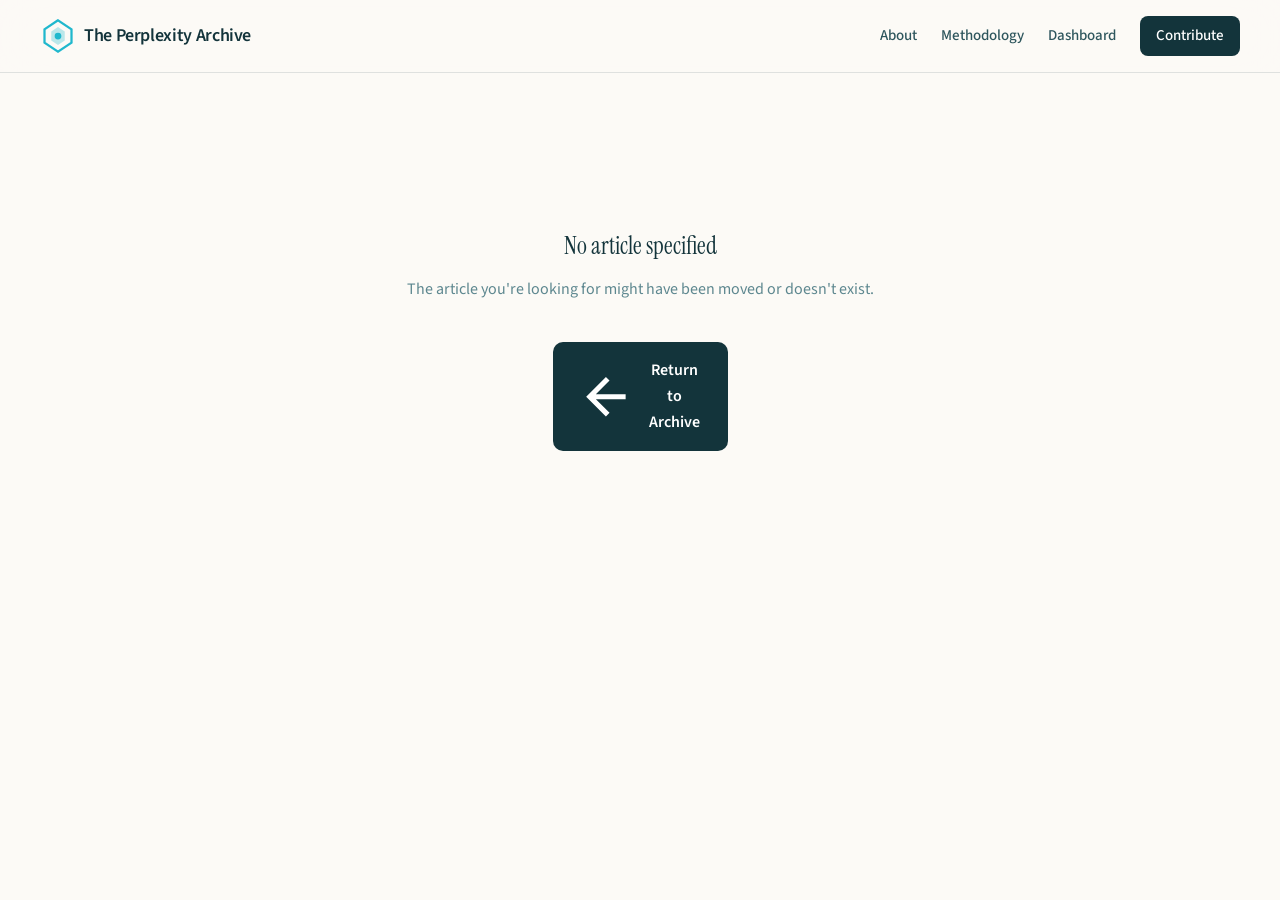
<file: article.html>
<!DOCTYPE html>
<html lang="en">
<head>
    <meta charset="UTF-8">
    <meta name="viewport" content="width=device-width, initial-scale=1.0">
    <title>Article — The Perplexity Archive</title>
    <link rel="preconnect" href="https://fonts.googleapis.com">
    <link rel="preconnect" href="https://fonts.gstatic.com" crossorigin>
    <link href="https://fonts.googleapis.com/css2?family=Instrument+Serif:ital@0;1&family=Source+Sans+3:wght@300;400;500;600;700&family=JetBrains+Mono:wght@400;500&display=swap" rel="stylesheet">
    <link rel="stylesheet" href="style.css">
    <style>
        /* Article Page Specific Styles */
        .article-page {
            min-height: 100vh;
            padding-top: 72px;
        }
        
        .article-container {
            max-width: 900px;
            margin: 0 auto;
            padding: var(--space-2xl) var(--space-xl);
        }
        
        .back-link {
            display: inline-flex;
            align-items: center;
            gap: var(--space-sm);
            color: var(--text-secondary);
            font-weight: 500;
            margin-bottom: var(--space-xl);
            transition: color var(--transition-fast);
        }
        
        .back-link:hover {
            color: var(--cyan);
        }
        
        .back-link svg {
            width: 20px;
            height: 20px;
        }
        
        .article-page-header {
            margin-bottom: var(--space-xl);
            padding-bottom: var(--space-xl);
            border-bottom: 1px solid var(--border);
        }
        
        .article-page-meta {
            display: flex;
            align-items: center;
            gap: var(--space-md);
            margin-bottom: var(--space-md);
            flex-wrap: wrap;
        }
        
        .article-page-category {
            background: var(--light-teal);
            color: var(--teal);
            padding: var(--space-xs) var(--space-md);
            border-radius: 100px;
            font-size: 0.875rem;
            font-weight: 600;
        }
        
        .article-page-confidence {
            display: flex;
            align-items: center;
            gap: var(--space-xs);
            font-size: 0.875rem;
            font-weight: 500;
        }
        
        .article-page-confidence.high { color: #059669; }
        .article-page-confidence.medium { color: #d97706; }
        .article-page-confidence.low { color: #dc2626; }
        
        .article-page-confidence svg {
            width: 16px;
            height: 16px;
        }
        
        .article-page-title {
            font-size: clamp(2rem, 5vw, 3.5rem);
            line-height: 1.1;
            margin-bottom: var(--space-md);
            letter-spacing: -0.02em;
        }
        
        .article-page-excerpt {
            font-size: 1.25rem;
            color: var(--text-secondary);
            line-height: 1.6;
        }
        
        .article-page-stats {
            display: flex;
            gap: var(--space-lg);
            margin-top: var(--space-lg);
            padding-top: var(--space-md);
            border-top: 1px solid var(--border);
            font-size: 0.875rem;
            color: var(--text-muted);
        }
        
        .article-page-stats span {
            display: flex;
            align-items: center;
            gap: var(--space-xs);
        }
        
        .article-page-stats svg {
            width: 16px;
            height: 16px;
        }
        
        /* Stub Warning Banner */
        .stub-warning {
            background: linear-gradient(135deg, #fef3c7, #fde68a);
            border: 1px solid #f59e0b;
            border-radius: 8px;
            padding: var(--space-md) var(--space-lg);
            margin-bottom: var(--space-xl);
            display: flex;
            align-items: center;
            gap: var(--space-md);
        }
        
        .stub-warning svg {
            width: 24px;
            height: 24px;
            color: #d97706;
            flex-shrink: 0;
        }
        
        .stub-warning-text {
            color: #92400e;
            font-size: 0.9rem;
        }
        
        .stub-warning-text strong {
            color: #78350f;
        }
        
        /* Table of Contents */
        .article-toc {
            background: var(--paper);
            border-radius: 12px;
            padding: var(--space-lg);
            margin-bottom: var(--space-xl);
            border-left: 4px solid var(--cyan);
        }
        
        .toc-title {
            font-size: 1rem;
            font-weight: 600;
            color: var(--text-primary);
            margin-bottom: var(--space-md);
            display: flex;
            align-items: center;
            gap: var(--space-sm);
        }
        
        .toc-title svg {
            width: 18px;
            height: 18px;
            color: var(--teal);
        }
        
        .toc-list {
            list-style: none;
            padding: 0;
            margin: 0;
        }
        
        .toc-list li {
            margin-bottom: var(--space-xs);
        }
        
        .toc-list a {
            color: var(--text-secondary);
            font-size: 0.9rem;
            display: flex;
            align-items: center;
            gap: var(--space-sm);
            padding: var(--space-xs) 0;
            transition: color var(--transition-fast);
        }
        
        .toc-list a:hover {
            color: var(--cyan);
        }
        
        .toc-list .toc-number {
            color: var(--text-muted);
            font-size: 0.8rem;
            min-width: 20px;
        }
        
        /* Random Article Button */
        .random-article-btn {
            display: inline-flex;
            align-items: center;
            gap: var(--space-sm);
            background: var(--paper);
            border: 1px solid var(--border);
            padding: var(--space-sm) var(--space-md);
            border-radius: 8px;
            color: var(--text-secondary);
            font-size: 0.875rem;
            cursor: pointer;
            transition: all var(--transition-fast);
            margin-left: var(--space-md);
        }
        
        .random-article-btn:hover {
            background: var(--cyan);
            color: white;
            border-color: var(--cyan);
        }
        
        .random-article-btn svg {
            width: 16px;
            height: 16px;
        }
        
        /* Section anchors */
        .article-full-content h2 {
            scroll-margin-top: 100px;
        }
        
        /* Stub Warning Banner */
        .stub-warning {
            background: linear-gradient(135deg, #fef3c7, #fde68a);
            border: 1px solid #f59e0b;
            border-radius: 8px;
            padding: var(--space-md) var(--space-lg);
            margin-bottom: var(--space-xl);
            display: flex;
            align-items: center;
            gap: var(--space-md);
        }
        
        .stub-warning svg {
            width: 24px;
            height: 24px;
            color: #d97706;
            flex-shrink: 0;
        }
        
        .stub-warning-text {
            color: #92400e;
            font-size: 0.9rem;
        }
        
        .stub-warning-text strong {
            color: #78350f;
        }
        
        /* Table of Contents */
        .table-of-contents {
            background: var(--paper);
            border-radius: 12px;
            padding: var(--space-lg);
            margin-bottom: var(--space-xl);
            border-left: 4px solid var(--cyan);
        }
        
        .toc-header {
            display: flex;
            align-items: center;
            justify-content: space-between;
            margin-bottom: var(--space-md);
        }
        
        .toc-title {
            font-size: 1rem;
            font-weight: 600;
            color: var(--text-primary);
            display: flex;
            align-items: center;
            gap: var(--space-sm);
        }
        
        .toc-title svg {
            width: 18px;
            height: 18px;
            color: var(--cyan);
        }
        
        .toc-list {
            list-style: none;
            padding: 0;
            margin: 0;
        }
        
        .toc-list li {
            margin-bottom: var(--space-xs);
        }
        
        .toc-list a {
            color: var(--text-secondary);
            font-size: 0.9rem;
            display: flex;
            align-items: center;
            gap: var(--space-sm);
            padding: var(--space-xs) 0;
            transition: color var(--transition-fast);
        }
        
        .toc-list a:hover {
            color: var(--cyan);
        }
        
        .toc-number {
            color: var(--text-muted);
            font-size: 0.8rem;
            min-width: 20px;
        }
        
        /* Quality Badge */
        .quality-badge {
            display: inline-flex;
            align-items: center;
            gap: var(--space-xs);
            padding: var(--space-xs) var(--space-sm);
            border-radius: 4px;
            font-size: 0.75rem;
            font-weight: 600;
            text-transform: uppercase;
        }
        
        .quality-badge.featured { background: #fef3c7; color: #92400e; }
        .quality-badge.good { background: #d1fae5; color: #065f46; }
        .quality-badge.start { background: #dbeafe; color: #1e40af; }
        .quality-badge.stub { background: #fee2e2; color: #991b1b; }
        
        /* Random Article Button */
        .random-article-btn {
            display: inline-flex;
            align-items: center;
            gap: var(--space-sm);
            padding: var(--space-sm) var(--space-md);
            background: var(--paper);
            border: 1px solid var(--border);
            border-radius: 8px;
            color: var(--text-secondary);
            font-size: 0.875rem;
            cursor: pointer;
            transition: all var(--transition-fast);
        }
        
        .random-article-btn:hover {
            background: var(--cyan);
            color: white;
            border-color: var(--cyan);
        }
        
        .random-article-btn svg {
            width: 16px;
            height: 16px;
        }
        
        /* Full Content */
        .article-full-content {
            font-size: 1.125rem;
            line-height: 1.8;
            color: var(--text-primary);
        }
        
        .article-full-content h2 {
            scroll-margin-top: 100px;
        }
        
        .article-full-content h2 {
            font-size: 1.75rem;
            margin: var(--space-xl) 0 var(--space-md);
            padding-top: var(--space-lg);
            border-top: 1px solid var(--border);
        }
        
        .article-full-content h2:first-child {
            border-top: none;
            padding-top: 0;
            margin-top: 0;
        }
        
        .article-full-content p {
            margin-bottom: var(--space-md);
        }
        
        .article-full-content .source-ref {
            display: inline-flex;
            align-items: center;
            justify-content: center;
            width: 20px;
            height: 20px;
            background: var(--light-teal);
            color: var(--teal);
            border-radius: 4px;
            font-size: 0.75rem;
            font-weight: 600;
            margin-left: 2px;
            vertical-align: super;
            cursor: pointer;
            transition: all var(--transition-fast);
        }
        
        .article-full-content .source-ref:hover {
            background: var(--cyan);
            color: white;
        }
        
        /* Perspectives Section */
        .article-perspectives {
            background: var(--paper);
            border-radius: 16px;
            padding: var(--space-xl);
            margin: var(--space-xl) 0;
        }
        
        .perspectives-title {
            display: flex;
            align-items: center;
            gap: var(--space-sm);
            font-size: 1.25rem;
            margin-bottom: var(--space-lg);
            color: var(--text-primary);
        }
        
        .perspectives-title svg {
            width: 24px;
            height: 24px;
            color: var(--teal);
        }
        
        .perspective-item {
            background: white;
            border-radius: 12px;
            padding: var(--space-lg);
            margin-bottom: var(--space-md);
            border-left: 4px solid var(--cyan);
        }
        
        .perspective-item:last-child {
            margin-bottom: 0;
        }
        
        .perspective-label {
            font-weight: 600;
            color: var(--teal);
            font-size: 0.875rem;
            text-transform: uppercase;
            letter-spacing: 0.05em;
            margin-bottom: var(--space-sm);
            display: block;
        }
        
        .perspective-text {
            color: var(--text-secondary);
            line-height: 1.6;
        }
        
        /* Table of Contents - Wikipedia Parity */
        .article-toc {
            background: var(--paper);
            border: 1px solid var(--border);
            border-radius: 12px;
            padding: var(--space-lg);
            margin-bottom: var(--space-xl);
            max-width: 400px;
        }
        
        .article-toc-title {
            font-weight: 600;
            font-size: 0.9rem;
            color: var(--text-primary);
            margin-bottom: var(--space-md);
            display: flex;
            align-items: center;
            gap: var(--space-sm);
        }
        
        .article-toc-title svg {
            width: 18px;
            height: 18px;
            color: var(--teal);
        }
        
        .article-toc ol {
            margin: 0;
            padding-left: var(--space-lg);
            font-size: 0.9rem;
        }
        
        .article-toc li {
            margin-bottom: var(--space-xs);
        }
        
        .article-toc a {
            color: var(--teal);
            text-decoration: none;
        }
        
        .article-toc a:hover {
            text-decoration: underline;
        }
        
        /* Stub Warning Banner - Wikipedia Parity */
        .stub-warning {
            background: linear-gradient(135deg, #fef3c7 0%, #fde68a 100%);
            border: 1px solid #f59e0b;
            border-radius: 12px;
            padding: var(--space-md) var(--space-lg);
            margin-bottom: var(--space-xl);
            display: flex;
            align-items: flex-start;
            gap: var(--space-md);
        }
        
        .stub-warning svg {
            width: 24px;
            height: 24px;
            color: #d97706;
            flex-shrink: 0;
            margin-top: 2px;
        }
        
        .stub-warning-content h4 {
            color: #92400e;
            font-size: 0.95rem;
            margin-bottom: var(--space-xs);
        }
        
        .stub-warning-content p {
            color: #78350f;
            font-size: 0.85rem;
            margin: 0;
        }
        
        /* Quality Badge - Wikipedia Parity */
        .quality-badge {
            display: inline-flex;
            align-items: center;
            gap: var(--space-xs);
            padding: var(--space-xs) var(--space-sm);
            border-radius: 6px;
            font-size: 0.75rem;
            font-weight: 600;
            text-transform: uppercase;
        }
        
        .quality-badge.featured { background: #fef3c7; color: #92400e; }
        .quality-badge.good { background: #d1fae5; color: #065f46; }
        .quality-badge.standard { background: #dbeafe; color: #1e40af; }
        .quality-badge.stub { background: #fee2e2; color: #991b1b; }
        
        /* Random Article Button */
        .random-article-btn {
            display: inline-flex;
            align-items: center;
            gap: var(--space-sm);
            padding: var(--space-sm) var(--space-md);
            background: var(--paper);
            border: 1px solid var(--border);
            border-radius: 8px;
            color: var(--text-secondary);
            font-size: 0.875rem;
            cursor: pointer;
            transition: all var(--transition-fast);
            margin-left: var(--space-md);
        }
        
        .random-article-btn:hover {
            background: var(--cyan);
            color: white;
            border-color: var(--cyan);
        }
        
        .random-article-btn svg {
            width: 16px;
            height: 16px;
        }
        
        /* Sources Section */
        .article-sources {
            background: var(--offblack);
            color: white;
            border-radius: 16px;
            padding: var(--space-xl);
            margin: var(--space-xl) 0;
        }
        
        .sources-title {
            display: flex;
            align-items: center;
            gap: var(--space-sm);
            font-size: 1.25rem;
            margin-bottom: var(--space-lg);
        }
        
        .sources-title svg {
            width: 24px;
            height: 24px;
            color: var(--cyan);
        }
        
        .source-item {
            display: flex;
            gap: var(--space-md);
            padding: var(--space-md) 0;
            border-bottom: 1px solid rgba(255,255,255,0.1);
        }
        
        .source-item:last-child {
            border-bottom: none;
        }
        
        .source-number {
            flex-shrink: 0;
            width: 28px;
            height: 28px;
            background: var(--cyan);
            color: var(--offblack);
            border-radius: 6px;
            display: flex;
            align-items: center;
            justify-content: center;
            font-weight: 600;
            font-size: 0.875rem;
        }
        
        .source-details {
            flex: 1;
        }
        
        .source-title {
            font-weight: 500;
            margin-bottom: var(--space-xs);
        }
        
        .source-title a {
            color: white;
        }
        
        .source-title a:hover {
            color: var(--cyan);
        }
        
        .source-meta {
            display: flex;
            gap: var(--space-md);
            font-size: 0.8125rem;
            color: rgba(255,255,255,0.6);
        }
        
        .source-type {
            background: rgba(255,255,255,0.1);
            padding: 2px 8px;
            border-radius: 4px;
        }
        
        .trust-badge {
            display: flex;
            align-items: center;
            gap: 4px;
        }
        
        .trust-badge.high { color: #34d399; }
        .trust-badge.medium { color: #fbbf24; }
        .trust-badge.low { color: #f87171; }
        
        /* Revision History */
        .article-revisions {
            margin: var(--space-xl) 0;
        }
        
        .revisions-title {
            display: flex;
            align-items: center;
            gap: var(--space-sm);
            font-size: 1.25rem;
            margin-bottom: var(--space-lg);
            color: var(--text-primary);
        }
        
        .revisions-title svg {
            width: 24px;
            height: 24px;
            color: var(--teal);
        }
        
        .revision-timeline {
            position: relative;
            padding-left: var(--space-xl);
        }
        
        .revision-timeline::before {
            content: '';
            position: absolute;
            left: 8px;
            top: 0;
            bottom: 0;
            width: 2px;
            background: var(--border);
        }
        
        .revision-item {
            position: relative;
            padding-bottom: var(--space-lg);
        }
        
        .revision-item::before {
            content: '';
            position: absolute;
            left: calc(-1 * var(--space-xl) + 4px);
            top: 4px;
            width: 10px;
            height: 10px;
            background: var(--cyan);
            border-radius: 50%;
            border: 2px solid var(--off-white);
        }
        
        .revision-date {
            font-size: 0.875rem;
            color: var(--text-muted);
            margin-bottom: var(--space-xs);
        }
        
        .revision-summary {
            color: var(--text-secondary);
        }
        
        /* Article Footer */
        .article-page-footer {
            display: flex;
            justify-content: space-between;
            align-items: center;
            padding-top: var(--space-xl);
            margin-top: var(--space-xl);
            border-top: 1px solid var(--border);
            flex-wrap: wrap;
            gap: var(--space-md);
        }
        
        .footer-meta {
            display: flex;
            gap: var(--space-lg);
            font-size: 0.875rem;
            color: var(--text-muted);
        }
        
        .footer-meta span {
            display: flex;
            align-items: center;
            gap: var(--space-xs);
        }
        
        .footer-meta svg {
            width: 16px;
            height: 16px;
        }
        
        .share-actions {
            display: flex;
            gap: var(--space-sm);
        }
        
        .share-btn {
            display: flex;
            align-items: center;
            gap: var(--space-xs);
            background: var(--paper);
            border: 1px solid var(--border);
            padding: var(--space-sm) var(--space-md);
            border-radius: 8px;
            font-size: 0.875rem;
            font-weight: 500;
            color: var(--text-secondary);
            cursor: pointer;
            transition: all var(--transition-fast);
        }
        
        .share-btn:hover {
            background: var(--light-teal);
            border-color: var(--cyan);
            color: var(--teal);
        }
        
        .share-btn svg {
            width: 16px;
            height: 16px;
        }
        
        /* Loading State */
        .loading-state {
            display: flex;
            flex-direction: column;
            align-items: center;
            justify-content: center;
            min-height: 50vh;
            gap: var(--space-md);
        }
        
        .loading-spinner {
            width: 48px;
            height: 48px;
            border: 3px solid var(--border);
            border-top-color: var(--cyan);
            border-radius: 50%;
            animation: spin 1s linear infinite;
        }
        
        @keyframes spin {
            to { transform: rotate(360deg); }
        }
        
        .loading-text {
            color: var(--text-muted);
        }
        
        /* Error State */
        .error-state {
            text-align: center;
            padding: var(--space-3xl);
        }
        
        .error-state h2 {
            margin-bottom: var(--space-md);
        }
        
        .error-state p {
            color: var(--text-muted);
            margin-bottom: var(--space-xl);
        }
        
        .error-state a {
            display: inline-flex;
            align-items: center;
            gap: var(--space-sm);
            background: var(--offblack);
            color: white;
            padding: var(--space-md) var(--space-lg);
            border-radius: 10px;
            font-weight: 600;
        }
        
        .error-state a:hover {
            background: var(--medium-teal);
            color: white;
        }
        
        /* Related Articles */
        .related-articles {
            margin-top: var(--space-3xl);
            padding-top: var(--space-xl);
            border-top: 1px solid var(--border);
        }
        
        .related-title {
            font-size: 1.5rem;
            margin-bottom: var(--space-lg);
        }
        
        .related-grid {
            display: grid;
            grid-template-columns: repeat(auto-fill, minmax(280px, 1fr));
            gap: var(--space-lg);
        }
        
        .related-card {
            background: white;
            border: 1px solid var(--border);
            border-radius: 12px;
            padding: var(--space-lg);
            transition: all var(--transition-fast);
        }
        
        .related-card:hover {
            border-color: var(--cyan);
            box-shadow: 0 4px 16px var(--shadow);
        }
        
        .related-card-category {
            font-size: 0.75rem;
            color: var(--teal);
            font-weight: 600;
            text-transform: uppercase;
            letter-spacing: 0.05em;
            margin-bottom: var(--space-sm);
        }
        
        .related-card-title {
            font-family: var(--font-display);
            font-size: 1.25rem;
            margin-bottom: var(--space-sm);
            color: var(--text-primary);
        }
        
        .related-card-excerpt {
            font-size: 0.875rem;
            color: var(--text-muted);
            line-height: 1.5;
        }
        
        /* Responsive */
        @media (max-width: 768px) {
            .article-container {
                padding: var(--space-xl) var(--space-md);
            }
            
            .article-page-stats {
                flex-direction: column;
                gap: var(--space-sm);
            }
            
            .article-page-footer {
                flex-direction: column;
                align-items: flex-start;
            }
        }
    </style>
</head>
<body>
    <!-- Navigation -->
    <nav class="nav">
        <div class="nav-container">
            <a href="index.html" class="nav-logo">
                <div class="logo-icon">
                    <svg viewBox="0 0 32 32" fill="none" xmlns="http://www.w3.org/2000/svg">
                        <path d="M16 2L4 10v12l12 8 12-8V10L16 2z" stroke="currentColor" stroke-width="2" fill="none"/>
                        <path d="M16 8l6 4v8l-6 4-6-4v-8l6-4z" fill="currentColor" opacity="0.3"/>
                        <circle cx="16" cy="16" r="3" fill="currentColor"/>
                    </svg>
                </div>
                <span>The Perplexity Archive</span>
            </a>
            <div class="nav-links">
                <a href="index.html#about" class="nav-link">About</a>
                <a href="index.html#methodology" class="nav-link">Methodology</a>
                <a href="dashboard.html" class="nav-link">Dashboard</a>
                <a href="#" class="nav-link nav-link-cta">Contribute</a>
            </div>
        </div>
    </nav>

    <!-- Article Page -->
    <main class="article-page">
        <div class="article-container" id="articleContainer">
            <!-- Loading State -->
            <div class="loading-state" id="loadingState">
                <div class="loading-spinner"></div>
                <span class="loading-text">Loading article...</span>
            </div>
        </div>
    </main>

    <script>
        // =========================================
        // Article Page Logic
        // =========================================
        
        let articleData = null;
        let allArticles = [];
        
        document.addEventListener('DOMContentLoaded', () => {
            loadArticle();
        });
        
        async function loadArticle() {
            const container = document.getElementById('articleContainer');
            const loadingState = document.getElementById('loadingState');
            
            // Get slug from URL
            const params = new URLSearchParams(window.location.search);
            const slug = params.get('slug');
            
            if (!slug) {
                showError('No article specified');
                return;
            }
            
            try {
                // Load data.json
                const response = await fetch('./data.json');
                const data = await response.json();
                allArticles = data.articles || [];
                
                // Find article by slug
                const article = allArticles.find(a => a.slug === slug);
                
                if (!article) {
                    showError('Article not found');
                    return;
                }
                
                articleData = article;
                
                // Update page title
                document.title = `${article.title} — The Perplexity Archive`;
                
                // Render article
                renderArticle(article);
                
            } catch (error) {
                console.error('Failed to load article:', error);
                showError('Failed to load article');
            }
        }
        
        function renderArticle(article) {
            const container = document.getElementById('articleContainer');
            
            // Parse perspectives if string
            const perspectives = typeof article.perspectives === 'string' 
                ? JSON.parse(article.perspectives) 
                : article.perspectives || [];
            
            // Parse sources
            const sources = article.sources || [];
            
            // Get confidence class
            const confClass = article.confidence_score >= 80 ? 'high' : 
                              article.confidence_score >= 60 ? 'medium' : 'low';
            
            // Format dates
            const createdDate = formatDate(article.created_at);
            const updatedDate = formatDate(article.updated_at);
            const verifiedDate = formatDate(article.last_verified_at);
            
            // Find related articles (same category, excluding current)
            const related = allArticles
                .filter(a => a.category === article.category && a.slug !== article.slug)
                .slice(0, 3);
            
            container.innerHTML = `
                <a href="index.html" class="back-link">
                    <svg viewBox="0 0 24 24" fill="none" stroke="currentColor" stroke-width="2">
                        <path d="M19 12H5M12 19l-7-7 7-7"/>
                    </svg>
                    Back to Archive
                </a>
                
                <header class="article-page-header">
                    <div class="article-page-meta">
                        <span class="article-page-category">${escapeHtml(article.category)}</span>
                        <span class="article-page-confidence ${confClass}">
                            <svg viewBox="0 0 16 16" fill="currentColor">
                                <path d="M8 1.5a6.5 6.5 0 100 13 6.5 6.5 0 000-13zM0 8a8 8 0 1116 0A8 8 0 010 8z"/>
                                <path d="M8 4a.75.75 0 01.75.75v2.5h2.5a.75.75 0 010 1.5h-2.5v2.5a.75.75 0 01-1.5 0v-2.5h-2.5a.75.75 0 010-1.5h2.5v-2.5A.75.75 0 018 4z"/>
                            </svg>
                            ${article.confidence_score}% Confidence
                        </span>
                    </div>
                    <h1 class="article-page-title">${escapeHtml(article.title)}</h1>
                    <p class="article-page-excerpt">${escapeHtml(article.excerpt || '')}</p>
                    <div class="article-page-stats">
                        <span>
                            <svg viewBox="0 0 24 24" fill="none" stroke="currentColor" stroke-width="2">
                                <path d="M12 8v4l3 3"/>
                                <circle cx="12" cy="12" r="10"/>
                            </svg>
                            Created ${createdDate}
                        </span>
                        <span>
                            <svg viewBox="0 0 24 24" fill="none" stroke="currentColor" stroke-width="2">
                                <path d="M11 4H4a2 2 0 00-2 2v14a2 2 0 002 2h14a2 2 0 002-2v-7"/>
                                <path d="M18.5 2.5a2.121 2.121 0 013 3L12 15l-4 1 1-4 9.5-9.5z"/>
                            </svg>
                            Updated ${updatedDate}
                        </span>
                        <span>
                            <svg viewBox="0 0 24 24" fill="none" stroke="currentColor" stroke-width="2">
                                <path d="M12 22s8-4 8-10V5l-8-3-8 3v7c0 6 8 10 8 10z"/>
                                <path d="M9 12l2 2 4-4"/>
                            </svg>
                            Verified ${verifiedDate}
                        </span>
                    </div>
                </header>
                
                <article class="article-full-content">
                    ${renderFullContent(article.content, sources)}
                </article>
                
                ${perspectives.length > 0 ? `
                <section class="article-perspectives">
                    <h2 class="perspectives-title">
                        <svg viewBox="0 0 24 24" fill="none" stroke="currentColor" stroke-width="2">
                            <path d="M17 21v-2a4 4 0 00-4-4H5a4 4 0 00-4 4v2"/>
                            <circle cx="9" cy="7" r="4"/>
                            <path d="M23 21v-2a4 4 0 00-3-3.87"/>
                            <path d="M16 3.13a4 4 0 010 7.75"/>
                        </svg>
                        Multiple Perspectives
                    </h2>
                    ${perspectives.map(p => `
                        <div class="perspective-item">
                            <span class="perspective-label">${escapeHtml(p.label)}</span>
                            <p class="perspective-text">${escapeHtml(p.text)}</p>
                        </div>
                    `).join('')}
                </section>
                ` : ''}
                
                ${sources.length > 0 ? `
                <section class="article-sources">
                    <h2 class="sources-title">
                        <svg viewBox="0 0 24 24" fill="none" stroke="currentColor" stroke-width="2">
                            <path d="M4 19.5A2.5 2.5 0 016.5 17H20"/>
                            <path d="M6.5 2H20v20H6.5A2.5 2.5 0 014 19.5v-15A2.5 2.5 0 016.5 2z"/>
                        </svg>
                        Sources (${sources.length})
                    </h2>
                    ${sources.map((s, i) => `
                        <div class="source-item" id="source-${s.source_number || i+1}">
                            <span class="source-number">${s.source_number || i+1}</span>
                            <div class="source-details">
                                <div class="source-title">
                                    <a href="${escapeHtml(s.url)}" target="_blank" rel="noopener">${escapeHtml(s.title)}</a>
                                </div>
                                <div class="source-meta">
                                    <span class="source-type">${escapeHtml(s.source_type || 'Web')}</span>
                                    <span class="trust-badge ${getTrustClass(s.trust_level)}">
                                        ${getTrustLabel(s.trust_level)}
                                    </span>
                                </div>
                            </div>
                        </div>
                    `).join('')}
                </section>
                ` : ''}
                
                <footer class="article-page-footer">
                    <div class="footer-meta">
                        <span>
                            <svg viewBox="0 0 24 24" fill="none" stroke="currentColor" stroke-width="2">
                                <path d="M1 12s4-8 11-8 11 8 11 8-4 8-11 8-11-8-11-8z"/>
                                <circle cx="12" cy="12" r="3"/>
                            </svg>
                            ${(article.view_count || 0).toLocaleString()} views
                        </span>
                        <span>
                            <svg viewBox="0 0 24 24" fill="none" stroke="currentColor" stroke-width="2">
                                <path d="M4 19.5A2.5 2.5 0 016.5 17H20"/>
                                <path d="M6.5 2H20v20H6.5A2.5 2.5 0 014 19.5v-15A2.5 2.5 0 016.5 2z"/>
                            </svg>
                            ${sources.length} sources
                        </span>
                    </div>
                    <div class="share-actions">
                        <button class="share-btn" onclick="copyLink()">
                            <svg viewBox="0 0 24 24" fill="none" stroke="currentColor" stroke-width="2">
                                <rect x="9" y="9" width="13" height="13" rx="2" ry="2"/>
                                <path d="M5 15H4a2 2 0 01-2-2V4a2 2 0 012-2h9a2 2 0 012 2v1"/>
                            </svg>
                            Copy Link
                        </button>
                        <button class="share-btn" onclick="shareTwitter()">
                            <svg viewBox="0 0 24 24" fill="currentColor">
                                <path d="M18.244 2.25h3.308l-7.227 8.26 8.502 11.24H16.17l-5.214-6.817L4.99 21.75H1.68l7.73-8.835L1.254 2.25H8.08l4.713 6.231zm-1.161 17.52h1.833L7.084 4.126H5.117z"/>
                            </svg>
                            Share
                        </button>
                    </div>
                </footer>
                
                ${related.length > 0 ? `
                <section class="related-articles">
                    <h2 class="related-title">Related Articles</h2>
                    <div class="related-grid">
                        ${related.map(r => `
                            <a href="article.html?slug=${encodeURIComponent(r.slug)}" class="related-card">
                                <div class="related-card-category">${escapeHtml(r.category)}</div>
                                <div class="related-card-title">${escapeHtml(r.title)}</div>
                                <div class="related-card-excerpt">${escapeHtml((r.excerpt || '').substring(0, 120))}...</div>
                            </a>
                        `).join('')}
                    </div>
                </section>
                ` : ''}
            `;
            
            // Add click handlers for source refs
            container.querySelectorAll('.source-ref').forEach(ref => {
                ref.addEventListener('click', () => {
                    const num = ref.dataset.source;
                    const sourceEl = document.getElementById(`source-${num}`);
                    if (sourceEl) {
                        sourceEl.scrollIntoView({ behavior: 'smooth', block: 'center' });
                        sourceEl.style.background = 'rgba(32, 184, 205, 0.2)';
                        setTimeout(() => {
                            sourceEl.style.background = '';
                        }, 2000);
                    }
                });
            });
        }
        
        function renderFullContent(content, sources) {
            if (!content) return '<p>No content available.</p>';
            
            // Split into sections
            const sections = content.split(/\n\n## /);
            let html = '';
            
            sections.forEach((section, i) => {
                if (i === 0) {
                    // First section (no heading)
                    const paragraphs = section.split('\n\n');
                    paragraphs.forEach(p => {
                        if (p.trim()) {
                            html += `<p>${addSourceRefs(escapeHtml(p.trim()), sources)}</p>`;
                        }
                    });
                } else {
                    // Section with heading
                    const lines = section.split('\n\n');
                    const heading = lines[0];
                    html += `<h2>${escapeHtml(heading)}</h2>`;
                    
                    lines.slice(1).forEach(p => {
                        if (p.trim()) {
                            html += `<p>${addSourceRefs(escapeHtml(p.trim()), sources)}</p>`;
                        }
                    });
                }
            });
            
            return html;
        }
        
        function addSourceRefs(text, sources) {
            // Add source references at the end of sentences randomly
            // This is a simplified version - in production you'd have actual citations
            if (sources.length === 0) return text;
            
            // Every 2-3 sentences, add a source ref
            const sentences = text.split(/(?<=[.!?])\s+/);
            return sentences.map((s, i) => {
                if ((i + 1) % 2 === 0 && sources.length > 0) {
                    const sourceNum = ((i / 2) % sources.length) + 1;
                    return s + `<span class="source-ref" data-source="${sourceNum}">${sourceNum}</span>`;
                }
                return s;
            }).join(' ');
        }
        
        function showError(message) {
            const container = document.getElementById('articleContainer');
            container.innerHTML = `
                <div class="error-state">
                    <h2>${escapeHtml(message)}</h2>
                    <p>The article you're looking for might have been moved or doesn't exist.</p>
                    <a href="index.html">
                        <svg viewBox="0 0 24 24" fill="none" stroke="currentColor" stroke-width="2">
                            <path d="M19 12H5M12 19l-7-7 7-7"/>
                        </svg>
                        Return to Archive
                    </a>
                </div>
            `;
        }
        
        function formatDate(dateStr) {
            if (!dateStr) return 'Unknown';
            const date = new Date(dateStr);
            return date.toLocaleDateString('en-US', { 
                year: 'numeric', 
                month: 'long', 
                day: 'numeric' 
            });
        }
        
        function getTrustClass(level) {
            if (level >= 0.8) return 'high';
            if (level >= 0.5) return 'medium';
            return 'low';
        }
        
        function getTrustLabel(level) {
            if (level >= 0.8) return '★ High Trust';
            if (level >= 0.5) return '◆ Medium Trust';
            return '○ Low Trust';
        }
        
        function escapeHtml(str) {
            if (!str) return '';
            const div = document.createElement('div');
            div.textContent = str;
            return div.innerHTML;
        }
        
        function copyLink() {
            navigator.clipboard.writeText(window.location.href).then(() => {
                alert('Link copied to clipboard!');
            });
        }
        
        function shareTwitter() {
            const text = encodeURIComponent(`Check out this article: ${articleData?.title || 'The Perplexity Archive'}`);
            const url = encodeURIComponent(window.location.href);
            window.open(`https://twitter.com/intent/tweet?text=${text}&url=${url}`, '_blank');
        }
    </script>
</body>
</html>
</file>
<file: style.css>
/* =========================================
   The Perplexity Archive — Stylesheet
   ========================================= */

/* CSS Custom Properties */
:root {
    /* Perplexity Brand Colors */
    --dark-navy: #091717;
    --offblack: #13343B;
    --medium-teal: #2E565D;
    --teal: #218090;
    --cyan: #20B8CD;
    --light-teal: #BADFDE;
    
    /* Accent Colors */
    --warm-red: #BF505C;
    --rust: #A94B30;
    --mauve: #954456;
    --olive: #707C36;
    --peach: #FFD2A6;
    
    /* Neutrals */
    --off-white: #FCFAF6;
    --paper: #F3F3EE;
    --warm-beige: #E5E3D4;
    --cream: #FBFAF4;
    
    /* Functional */
    --text-primary: #13343B;
    --text-secondary: #2E565D;
    --text-muted: #5D878F;
    --border: rgba(19, 52, 59, 0.12);
    --shadow: rgba(9, 23, 23, 0.08);
    
    /* Typography */
    --font-display: 'Instrument Serif', Georgia, serif;
    --font-body: 'Source Sans 3', -apple-system, BlinkMacSystemFont, sans-serif;
    --font-mono: 'JetBrains Mono', monospace;
    
    /* Spacing */
    --space-xs: 4px;
    --space-sm: 8px;
    --space-md: 16px;
    --space-lg: 24px;
    --space-xl: 40px;
    --space-2xl: 64px;
    --space-3xl: 96px;
    
    /* Transitions */
    --transition-fast: 150ms ease;
    --transition-base: 250ms ease;
    --transition-slow: 400ms ease;
}

/* Reset & Base */
*, *::before, *::after {
    box-sizing: border-box;
    margin: 0;
    padding: 0;
}

html {
    scroll-behavior: smooth;
    font-size: 16px;
}

body {
    font-family: var(--font-body);
    font-size: 1rem;
    line-height: 1.6;
    color: var(--text-primary);
    background: var(--off-white);
    -webkit-font-smoothing: antialiased;
    -moz-osx-font-smoothing: grayscale;
    overflow-x: hidden;
}

/* Typography */
h1, h2, h3, h4 {
    font-family: var(--font-display);
    font-weight: 400;
    line-height: 1.2;
}

a {
    color: var(--teal);
    text-decoration: none;
    transition: color var(--transition-fast);
}

a:hover {
    color: var(--cyan);
}

/* =========================================
   Navigation
   ========================================= */

.nav {
    position: fixed;
    top: 0;
    left: 0;
    right: 0;
    z-index: 100;
    background: rgba(252, 250, 246, 0.85);
    backdrop-filter: blur(20px);
    -webkit-backdrop-filter: blur(20px);
    border-bottom: 1px solid var(--border);
}

.nav-container {
    max-width: 1400px;
    margin: 0 auto;
    padding: 0 var(--space-xl);
    height: 72px;
    display: flex;
    align-items: center;
    justify-content: space-between;
}

.nav-logo {
    display: flex;
    align-items: center;
    gap: var(--space-sm);
    color: var(--text-primary);
    font-family: var(--font-body);
    font-weight: 600;
    font-size: 1.125rem;
    letter-spacing: -0.02em;
}

.logo-icon {
    width: 36px;
    height: 36px;
    color: var(--cyan);
}

.logo-icon.small {
    width: 28px;
    height: 28px;
}

.nav-links {
    display: flex;
    align-items: center;
    gap: var(--space-lg);
}

.nav-link {
    color: var(--text-secondary);
    font-weight: 500;
    font-size: 0.9375rem;
    padding: var(--space-sm) 0;
    position: relative;
}

.nav-link::after {
    content: '';
    position: absolute;
    bottom: 0;
    left: 0;
    width: 0;
    height: 2px;
    background: var(--cyan);
    transition: width var(--transition-base);
}

.nav-link:hover::after {
    width: 100%;
}

.nav-link-cta {
    background: var(--offblack);
    color: white !important;
    padding: var(--space-sm) var(--space-md);
    border-radius: 8px;
    transition: background var(--transition-fast), transform var(--transition-fast);
}

.nav-link-cta::after {
    display: none;
}

.nav-link-cta:hover {
    background: var(--medium-teal);
    transform: translateY(-1px);
}

/* =========================================
   Hero Section
   ========================================= */

.hero {
    min-height: 100vh;
    display: flex;
    flex-direction: column;
    justify-content: center;
    align-items: center;
    padding: calc(72px + var(--space-3xl)) var(--space-xl) var(--space-2xl);
    background: 
        radial-gradient(ellipse 80% 60% at 50% 20%, rgba(32, 184, 205, 0.08) 0%, transparent 60%),
        radial-gradient(ellipse 60% 40% at 20% 80%, rgba(186, 223, 222, 0.12) 0%, transparent 50%),
        var(--off-white);
    position: relative;
    overflow: hidden;
}

.hero::before {
    content: '';
    position: absolute;
    top: 0;
    left: 0;
    right: 0;
    bottom: 0;
    background-image: url("data:image/svg+xml,%3Csvg viewBox='0 0 200 200' xmlns='http://www.w3.org/2000/svg'%3E%3Cfilter id='noiseFilter'%3E%3CfeTurbulence type='fractalNoise' baseFrequency='0.9' numOctaves='4' stitchTiles='stitch'/%3E%3C/filter%3E%3Crect width='100%25' height='100%25' filter='url(%23noiseFilter)'/%3E%3C/svg%3E");
    opacity: 0.03;
    pointer-events: none;
}

.hero-content {
    max-width: 900px;
    text-align: center;
    position: relative;
    z-index: 1;
}

.hero-badge {
    display: inline-flex;
    align-items: center;
    gap: var(--space-sm);
    background: rgba(32, 184, 205, 0.1);
    border: 1px solid rgba(32, 184, 205, 0.2);
    padding: var(--space-sm) var(--space-md);
    border-radius: 100px;
    font-size: 0.875rem;
    font-weight: 500;
    color: var(--teal);
    margin-bottom: var(--space-lg);
    animation: fadeInUp 0.6s ease forwards;
    opacity: 0;
}

.badge-dot {
    width: 8px;
    height: 8px;
    background: var(--cyan);
    border-radius: 50%;
    animation: pulse 2s ease infinite;
}

@keyframes pulse {
    0%, 100% { opacity: 1; transform: scale(1); }
    50% { opacity: 0.5; transform: scale(1.2); }
}

.hero-title {
    font-size: clamp(3rem, 8vw, 5.5rem);
    font-weight: 400;
    line-height: 1.05;
    letter-spacing: -0.03em;
    margin-bottom: var(--space-lg);
    animation: fadeInUp 0.6s ease 0.1s forwards;
    opacity: 0;
}

.title-accent {
    color: var(--cyan);
    font-style: italic;
}

.hero-subtitle {
    font-size: 1.25rem;
    line-height: 1.7;
    color: var(--text-secondary);
    max-width: 650px;
    margin: 0 auto var(--space-xl);
    animation: fadeInUp 0.6s ease 0.2s forwards;
    opacity: 0;
}

@keyframes fadeInUp {
    from {
        opacity: 0;
        transform: translateY(20px);
    }
    to {
        opacity: 1;
        transform: translateY(0);
    }
}

/* Search */
.search-container {
    animation: fadeInUp 0.6s ease 0.3s forwards;
    opacity: 0;
}

.search-box {
    display: flex;
    align-items: center;
    background: white;
    border: 2px solid var(--border);
    border-radius: 16px;
    padding: var(--space-sm);
    box-shadow: 
        0 4px 24px var(--shadow),
        0 0 0 0 rgba(32, 184, 205, 0);
    transition: border-color var(--transition-base), box-shadow var(--transition-base);
    max-width: 640px;
    margin: 0 auto;
}

.search-box:focus-within {
    border-color: var(--cyan);
    box-shadow: 
        0 4px 32px var(--shadow),
        0 0 0 4px rgba(32, 184, 205, 0.1);
}

.search-icon {
    width: 24px;
    height: 24px;
    color: var(--text-muted);
    margin-left: var(--space-md);
    flex-shrink: 0;
}

.search-box input {
    flex: 1;
    border: none;
    outline: none;
    padding: var(--space-md);
    font-size: 1.125rem;
    font-family: var(--font-body);
    color: var(--text-primary);
    background: transparent;
}

.search-box input::placeholder {
    color: var(--text-muted);
}

.search-btn {
    display: flex;
    align-items: center;
    gap: var(--space-sm);
    background: var(--offblack);
    color: white;
    border: none;
    padding: var(--space-md) var(--space-lg);
    border-radius: 10px;
    font-size: 1rem;
    font-weight: 600;
    font-family: var(--font-body);
    cursor: pointer;
    transition: background var(--transition-fast), transform var(--transition-fast);
}

.search-btn svg {
    width: 18px;
    height: 18px;
}

.search-btn:hover {
    background: var(--medium-teal);
    transform: translateY(-1px);
}

.search-suggestions {
    display: flex;
    align-items: center;
    justify-content: center;
    gap: var(--space-sm);
    margin-top: var(--space-md);
    font-size: 0.875rem;
    color: var(--text-muted);
    flex-wrap: wrap;
}

.suggestion {
    background: var(--paper);
    border: 1px solid var(--border);
    padding: var(--space-xs) var(--space-md);
    border-radius: 100px;
    font-size: 0.875rem;
    font-family: var(--font-body);
    color: var(--text-secondary);
    cursor: pointer;
    transition: all var(--transition-fast);
}

.suggestion:hover {
    background: var(--light-teal);
    border-color: var(--cyan);
    color: var(--teal);
}

/* Hero Stats */
.hero-stats {
    display: flex;
    align-items: center;
    justify-content: center;
    gap: var(--space-xl);
    margin-top: var(--space-3xl);
    padding-top: var(--space-xl);
    border-top: 1px solid var(--border);
    animation: fadeInUp 0.6s ease 0.4s forwards;
    opacity: 0;
}

.stat {
    text-align: center;
}

.stat-number {
    display: block;
    font-family: var(--font-display);
    font-size: 2.5rem;
    font-weight: 400;
    color: var(--text-primary);
    line-height: 1;
    margin-bottom: var(--space-xs);
}

.stat-label {
    font-size: 0.875rem;
    color: var(--text-muted);
    text-transform: uppercase;
    letter-spacing: 0.05em;
}

.stat-divider {
    width: 1px;
    height: 48px;
    background: var(--border);
}

/* =========================================
   Main Content
   ========================================= */

.main {
    max-width: 1200px;
    margin: 0 auto;
    padding: 0 var(--space-xl) var(--space-3xl);
}

.section-header {
    margin-bottom: var(--space-xl);
    display: flex;
    align-items: baseline;
    justify-content: space-between;
    flex-wrap: wrap;
    gap: var(--space-md);
}

.section-header h2 {
    font-size: 2rem;
    letter-spacing: -0.02em;
}

.section-subtitle {
    color: var(--text-muted);
    font-size: 1.125rem;
    margin-top: var(--space-xs);
}

.section-badge {
    font-size: 0.8125rem;
    color: var(--teal);
    background: rgba(32, 184, 205, 0.1);
    padding: var(--space-xs) var(--space-md);
    border-radius: 100px;
    font-weight: 500;
}

/* Featured Section */
.featured-section {
    margin-bottom: var(--space-3xl);
}

/* =========================================
   Article Card
   ========================================= */

.article-card {
    background: white;
    border-radius: 20px;
    overflow: hidden;
    box-shadow: 0 4px 32px var(--shadow);
    border: 1px solid var(--border);
}

.article-header {
    padding: var(--space-xl);
    border-bottom: 1px solid var(--border);
}

.article-meta {
    display: flex;
    align-items: center;
    gap: var(--space-md);
    margin-bottom: var(--space-md);
}

.article-category {
    font-size: 0.75rem;
    font-weight: 600;
    text-transform: uppercase;
    letter-spacing: 0.08em;
    color: var(--cyan);
}

.confidence-badge {
    display: inline-flex;
    align-items: center;
    gap: 6px;
    font-size: 0.75rem;
    font-weight: 600;
    padding: 4px 10px;
    border-radius: 100px;
}

.confidence-badge.high {
    background: rgba(46, 139, 87, 0.1);
    color: #2E8B57;
}

.confidence-badge svg {
    width: 12px;
    height: 12px;
}

.article-title {
    font-size: 2.5rem;
    letter-spacing: -0.02em;
    margin-bottom: var(--space-md);
}

.article-excerpt {
    font-size: 1.125rem;
    color: var(--text-secondary);
    line-height: 1.7;
}

/* Article Content */
.article-content {
    padding: var(--space-xl);
}

.content-section {
    margin-bottom: var(--space-lg);
}

.content-section h4 {
    font-family: var(--font-body);
    font-weight: 600;
    font-size: 1rem;
    color: var(--text-muted);
    text-transform: uppercase;
    letter-spacing: 0.05em;
    margin-bottom: var(--space-md);
}

.content-section p {
    font-size: 1.0625rem;
    line-height: 1.8;
    color: var(--text-primary);
}

.content-list {
    list-style: none;
    display: flex;
    flex-direction: column;
    gap: var(--space-sm);
}

.content-list li {
    font-size: 1rem;
    padding: var(--space-sm) 0;
    padding-left: var(--space-md);
    border-left: 3px solid var(--light-teal);
}

.source-ref {
    font-family: var(--font-mono);
    font-size: 0.75rem;
    color: var(--cyan);
    cursor: pointer;
    position: relative;
    transition: color var(--transition-fast);
}

.source-ref:hover {
    color: var(--teal);
    text-decoration: underline;
}

/* Perspectives Panel */
.perspectives-panel {
    background: var(--paper);
    border-radius: 12px;
    padding: var(--space-lg);
    margin-top: var(--space-xl);
}

.perspectives-header {
    display: flex;
    align-items: center;
    gap: var(--space-sm);
    margin-bottom: var(--space-md);
    font-weight: 600;
    color: var(--text-secondary);
}

.perspectives-header svg {
    width: 20px;
    height: 20px;
    color: var(--cyan);
}

.perspectives-grid {
    display: grid;
    grid-template-columns: repeat(auto-fit, minmax(220px, 1fr));
    gap: var(--space-md);
}

.perspective {
    background: white;
    padding: var(--space-md);
    border-radius: 8px;
    border: 1px solid var(--border);
}

.perspective-label {
    display: block;
    font-size: 0.75rem;
    font-weight: 600;
    text-transform: uppercase;
    letter-spacing: 0.05em;
    color: var(--teal);
    margin-bottom: var(--space-sm);
}

.perspective p {
    font-size: 0.9375rem;
    line-height: 1.6;
    color: var(--text-secondary);
}

/* Sources Panel */
.sources-panel {
    background: var(--offblack);
    color: white;
    padding: var(--space-xl);
}

.sources-header {
    display: flex;
    align-items: center;
    justify-content: space-between;
    margin-bottom: var(--space-lg);
}

.sources-header h4 {
    display: flex;
    align-items: center;
    gap: var(--space-sm);
    font-family: var(--font-body);
    font-weight: 600;
    font-size: 1rem;
}

.sources-header svg {
    width: 18px;
    height: 18px;
    color: var(--cyan);
}

.sources-count {
    font-size: 0.875rem;
    color: var(--light-teal);
}

.sources-list {
    display: flex;
    flex-direction: column;
    gap: var(--space-sm);
}

.source-item {
    display: flex;
    align-items: center;
    gap: var(--space-md);
    padding: var(--space-md);
    background: rgba(255, 255, 255, 0.05);
    border-radius: 8px;
    transition: background var(--transition-fast);
}

.source-item:hover {
    background: rgba(255, 255, 255, 0.1);
}

.source-number {
    width: 28px;
    height: 28px;
    display: flex;
    align-items: center;
    justify-content: center;
    background: var(--cyan);
    color: var(--offblack);
    border-radius: 6px;
    font-size: 0.8125rem;
    font-weight: 700;
    flex-shrink: 0;
}

.source-content {
    flex: 1;
    min-width: 0;
}

.source-title {
    display: block;
    color: white;
    font-weight: 500;
    font-size: 0.9375rem;
    white-space: nowrap;
    overflow: hidden;
    text-overflow: ellipsis;
}

.source-title:hover {
    color: var(--cyan);
}

.source-meta {
    display: block;
    font-size: 0.8125rem;
    color: rgba(255, 255, 255, 0.6);
    margin-top: 2px;
}

.source-trust {
    font-size: 0.6875rem;
    font-weight: 600;
    text-transform: uppercase;
    letter-spacing: 0.05em;
    padding: 4px 8px;
    border-radius: 4px;
    flex-shrink: 0;
}

.source-trust.high {
    background: rgba(46, 139, 87, 0.2);
    color: #7FD4A3;
}

/* Article Footer */
.article-footer {
    display: flex;
    align-items: center;
    justify-content: space-between;
    padding: var(--space-lg) var(--space-xl);
    border-top: 1px solid var(--border);
    flex-wrap: wrap;
    gap: var(--space-md);
}

.footer-info {
    display: flex;
    align-items: center;
    gap: var(--space-lg);
    flex-wrap: wrap;
}

.last-verified,
.revision-link {
    display: flex;
    align-items: center;
    gap: var(--space-xs);
    font-size: 0.875rem;
    color: var(--text-muted);
}

.last-verified svg,
.revision-link svg {
    width: 16px;
    height: 16px;
}

.revision-link {
    cursor: pointer;
    transition: color var(--transition-fast);
}

.revision-link:hover {
    color: var(--teal);
}

.read-more-btn {
    display: flex;
    align-items: center;
    gap: var(--space-sm);
    background: var(--cyan);
    color: white;
    border: none;
    padding: var(--space-md) var(--space-lg);
    border-radius: 10px;
    font-size: 1rem;
    font-weight: 600;
    font-family: var(--font-body);
    cursor: pointer;
    transition: background var(--transition-fast), transform var(--transition-fast);
}

.read-more-btn svg {
    width: 18px;
    height: 18px;
}

.read-more-btn:hover {
    background: var(--teal);
    transform: translateY(-2px);
}

/* =========================================
   How Section / Principles
   ========================================= */

.how-section {
    margin-bottom: var(--space-3xl);
}

.how-section .section-header {
    flex-direction: column;
    text-align: center;
    align-items: center;
}

.principles-grid {
    display: grid;
    grid-template-columns: repeat(auto-fit, minmax(260px, 1fr));
    gap: var(--space-lg);
}

.principle-card {
    background: white;
    padding: var(--space-xl);
    border-radius: 16px;
    border: 1px solid var(--border);
    transition: transform var(--transition-base), box-shadow var(--transition-base);
}

.principle-card:hover {
    transform: translateY(-4px);
    box-shadow: 0 12px 40px var(--shadow);
}

.principle-icon {
    width: 64px;
    height: 64px;
    margin-bottom: var(--space-md);
    color: var(--offblack);
}

.principle-card h3 {
    font-family: var(--font-body);
    font-weight: 600;
    font-size: 1.25rem;
    margin-bottom: var(--space-sm);
}

.principle-card p {
    font-size: 0.9375rem;
    color: var(--text-secondary);
    line-height: 1.6;
}

/* =========================================
   Comparison Section
   ========================================= */

.compare-section {
    margin-bottom: var(--space-3xl);
}

.compare-section .section-header {
    flex-direction: column;
    text-align: center;
    align-items: center;
}

.compare-table {
    background: white;
    border-radius: 16px;
    overflow: hidden;
    border: 1px solid var(--border);
    box-shadow: 0 4px 24px var(--shadow);
}

.compare-header,
.compare-row {
    display: grid;
    grid-template-columns: 200px 1fr 1fr;
}

.compare-header {
    background: var(--offblack);
    color: white;
}

.compare-cell {
    padding: var(--space-lg);
    display: flex;
    align-items: center;
}

.compare-cell.feature {
    font-weight: 600;
    color: var(--text-secondary);
    background: var(--paper);
}

.compare-header .compare-cell.feature {
    background: var(--dark-navy);
}

.compare-logo {
    font-weight: 600;
    font-size: 0.9375rem;
}

.compare-logo.perplexity {
    color: var(--cyan);
}

.compare-logo.other {
    color: rgba(255, 255, 255, 0.6);
}

.compare-row {
    border-bottom: 1px solid var(--border);
}

.compare-row:last-child {
    border-bottom: none;
}

.compare-cell.yes,
.compare-cell.no {
    gap: var(--space-sm);
    flex-direction: column;
    align-items: flex-start;
}

.compare-cell.yes svg {
    color: #2E8B57;
    width: 20px;
    height: 20px;
}

.compare-cell.no svg {
    color: var(--warm-red);
    width: 20px;
    height: 20px;
}

.compare-cell span {
    font-size: 0.875rem;
    color: var(--text-muted);
}

/* =========================================
   Topics Section
   ========================================= */

.topics-section {
    margin-bottom: var(--space-3xl);
}

.topics-grid {
    display: grid;
    grid-template-columns: repeat(auto-fill, minmax(180px, 1fr));
    gap: var(--space-md);
}

.topic-card {
    display: flex;
    flex-direction: column;
    align-items: center;
    text-align: center;
    padding: var(--space-xl) var(--space-md);
    background: white;
    border-radius: 16px;
    border: 2px solid var(--border);
    transition: all var(--transition-base);
}

.topic-card:hover {
    border-color: var(--topic-color, var(--cyan));
    transform: translateY(-4px);
    box-shadow: 0 12px 32px var(--shadow);
}

.topic-icon {
    width: 48px;
    height: 48px;
    margin-bottom: var(--space-md);
    color: var(--topic-color, var(--cyan));
}

.topic-name {
    font-family: var(--font-display);
    font-size: 1.25rem;
    color: var(--text-primary);
    margin-bottom: var(--space-xs);
}

.topic-count {
    font-size: 0.8125rem;
    color: var(--text-muted);
}

/* =========================================
   Footer
   ========================================= */

.footer {
    background: var(--offblack);
    color: white;
    padding: var(--space-3xl) var(--space-xl) var(--space-xl);
}

.footer-content {
    max-width: 1200px;
    margin: 0 auto;
    display: grid;
    grid-template-columns: 1fr 2fr;
    gap: var(--space-3xl);
    margin-bottom: var(--space-2xl);
}

.footer-logo {
    display: flex;
    align-items: center;
    gap: var(--space-sm);
    font-weight: 600;
    font-size: 1.125rem;
    margin-bottom: var(--space-md);
}

.footer-tagline {
    color: rgba(255, 255, 255, 0.6);
    font-size: 1rem;
}

.footer-links {
    display: grid;
    grid-template-columns: repeat(3, 1fr);
    gap: var(--space-xl);
}

.footer-column h4 {
    font-family: var(--font-body);
    font-weight: 600;
    font-size: 0.875rem;
    text-transform: uppercase;
    letter-spacing: 0.05em;
    color: var(--cyan);
    margin-bottom: var(--space-md);
}

.footer-column a {
    display: block;
    color: rgba(255, 255, 255, 0.7);
    padding: var(--space-xs) 0;
    font-size: 0.9375rem;
    transition: color var(--transition-fast);
}

.footer-column a:hover {
    color: white;
}

.footer-bottom {
    max-width: 1200px;
    margin: 0 auto;
    padding-top: var(--space-xl);
    border-top: 1px solid rgba(255, 255, 255, 0.1);
    display: flex;
    justify-content: space-between;
    align-items: center;
    flex-wrap: wrap;
    gap: var(--space-md);
}

.footer-bottom p {
    color: rgba(255, 255, 255, 0.5);
    font-size: 0.875rem;
}

.footer-bottom a {
    color: var(--cyan);
}

.footer-meta {
    display: flex;
    gap: var(--space-sm);
    color: rgba(255, 255, 255, 0.4);
    font-size: 0.8125rem;
}

/* =========================================
   Responsive Design
   ========================================= */

@media (max-width: 1024px) {
    .footer-content {
        grid-template-columns: 1fr;
    }
    
    .compare-header,
    .compare-row {
        grid-template-columns: 140px 1fr 1fr;
    }
}

@media (max-width: 768px) {
    .nav-links {
        display: none;
    }
    
    .hero {
        padding-left: var(--space-md);
        padding-right: var(--space-md);
    }
    
    .hero-stats {
        flex-wrap: wrap;
        gap: var(--space-lg);
    }
    
    .stat-divider {
        display: none;
    }
    
    .main {
        padding-left: var(--space-md);
        padding-right: var(--space-md);
    }
    
    .article-header,
    .article-content,
    .article-footer {
        padding: var(--space-lg);
    }
    
    .sources-panel {
        padding: var(--space-lg);
    }
    
    .compare-header,
    .compare-row {
        grid-template-columns: 1fr;
    }
    
    .compare-cell.feature {
        background: var(--offblack);
        color: white;
        font-weight: 700;
    }
    
    .footer-links {
        grid-template-columns: repeat(2, 1fr);
    }
    
    .footer-bottom {
        flex-direction: column;
        text-align: center;
    }
}

@media (max-width: 480px) {
    .search-box {
        flex-wrap: wrap;
    }
    
    .search-btn {
        width: 100%;
        justify-content: center;
        margin-top: var(--space-sm);
    }
    
    .search-suggestions {
        flex-direction: column;
    }
    
    .article-title {
        font-size: 1.75rem;
    }
    
    .perspectives-grid {
        grid-template-columns: 1fr;
    }
    
    .source-item {
        flex-wrap: wrap;
    }
    
    .source-trust {
        margin-left: auto;
    }
    
    .footer-links {
        grid-template-columns: 1fr;
    }
}

/* =========================================
   Animations & Utilities
   ========================================= */

.fade-in {
    animation: fadeInUp 0.6s ease forwards;
}

@media (prefers-reduced-motion: reduce) {
    *, *::before, *::after {
        animation-duration: 0.01ms !important;
        animation-iteration-count: 1 !important;
        transition-duration: 0.01ms !important;
    }
}
</file>
